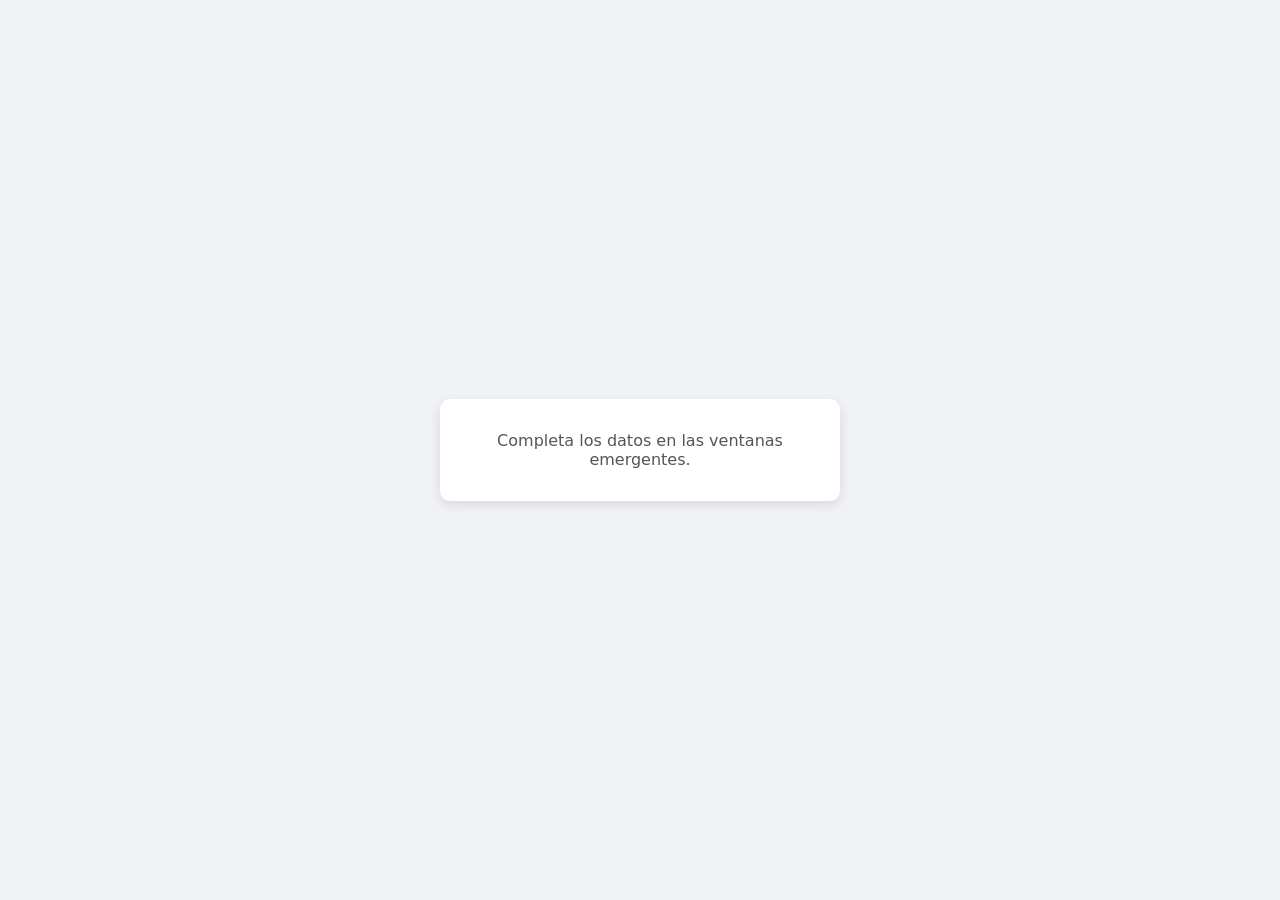
<file: desafio-1/index.html>
<!DOCTYPE html>
<html lang="es">
<head>
    <meta charset="UTF-8">
    <meta name="viewport" content="width=device-width, initial-scale=1.0">
    <title>Desafio 1</title>
    <link rel="stylesheet" href="styles.css">
</head>
<body>

    <main class="card">
        <p>Completa los datos en las ventanas emergentes.</p>
    </main> 

    <script src="script.js"></script>
</body>
</html>
</file>
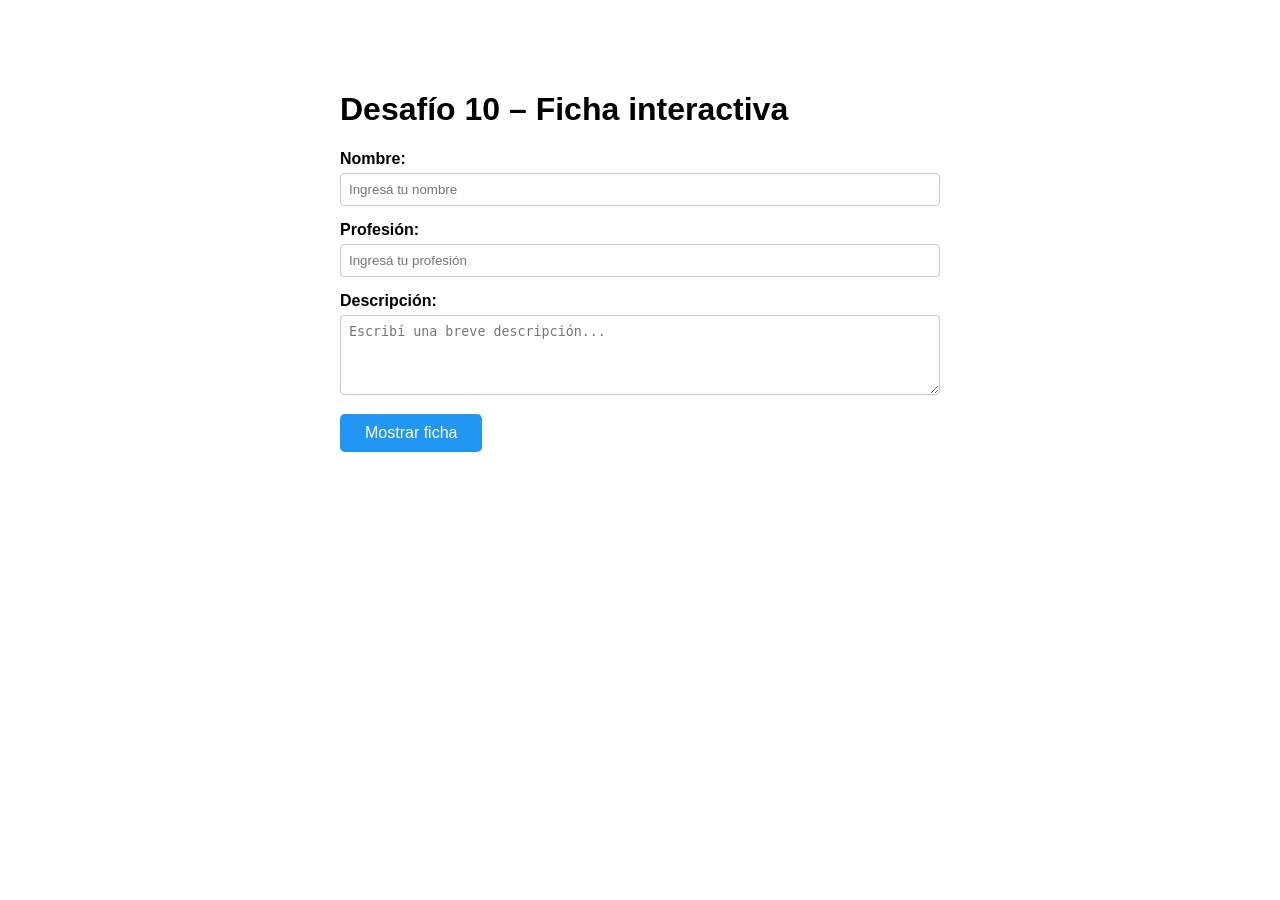
<file: desafio-10/index.html>
<!DOCTYPE html>
<html lang="es">
<head>
    <meta charset="UTF-8">
    <meta name="viewport" content="width=device-width, initial-scale=1.0">
    <title>Desafío 10 – Ficha interactiva</title>
    <link rel="stylesheet" href="estilos.css">
</head>
<body>
    <h1>Desafío 10 – Ficha interactiva</h1>

    <div class="formulario">
        <label for="nombre">Nombre:</label>
        <input type="text" id="nombre" placeholder="Ingresá tu nombre">

        <label for="profesion">Profesión:</label>
        <input type="text" id="profesion" placeholder="Ingresá tu profesión">

        <label for="descripcion">Descripción:</label>
        <textarea id="descripcion" placeholder="Escribí una breve descripción..."></textarea>

        <button onclick="mostrarFicha()">Mostrar ficha</button>
    </div>

    <div id="ficha" class="ficha"></div>

    <script src="script.js"></script>
</body>
</html>
</file>
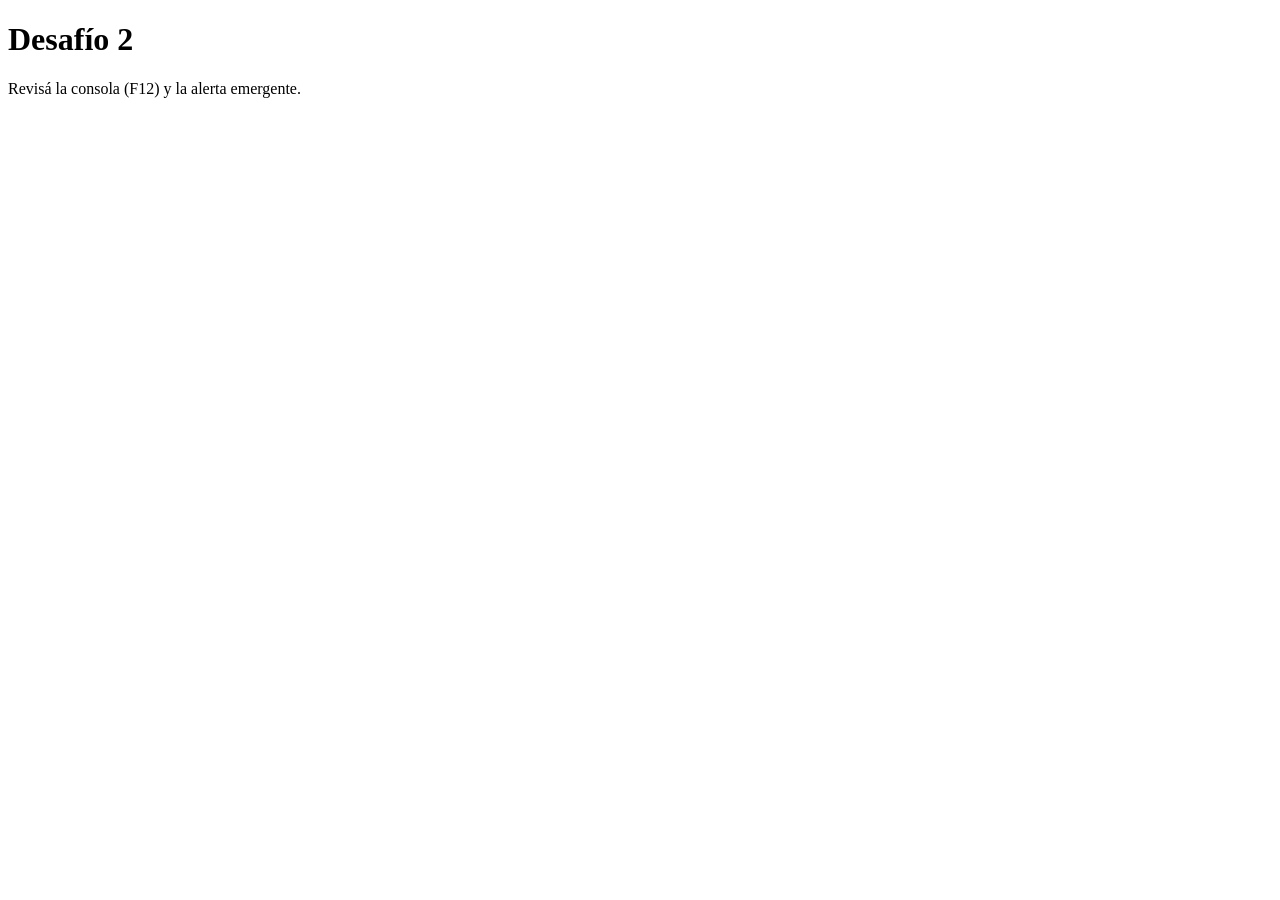
<file: desafio-2/index.html>
<!DOCTYPE html>
<html lang="es">
<head>
    <meta charset="UTF-8">
    <meta name="viewport" content="width=device-width, initial-scale=1.0">
    <title>Desafío 2</title>
</head>
<body>

    <main>
        <h1>Desafío 2</h1>
        <p>Revisá la consola (F12) y la alerta emergente.</p>
    </main>

    <script src="script.js"></script>
</body>
</html>
</file>
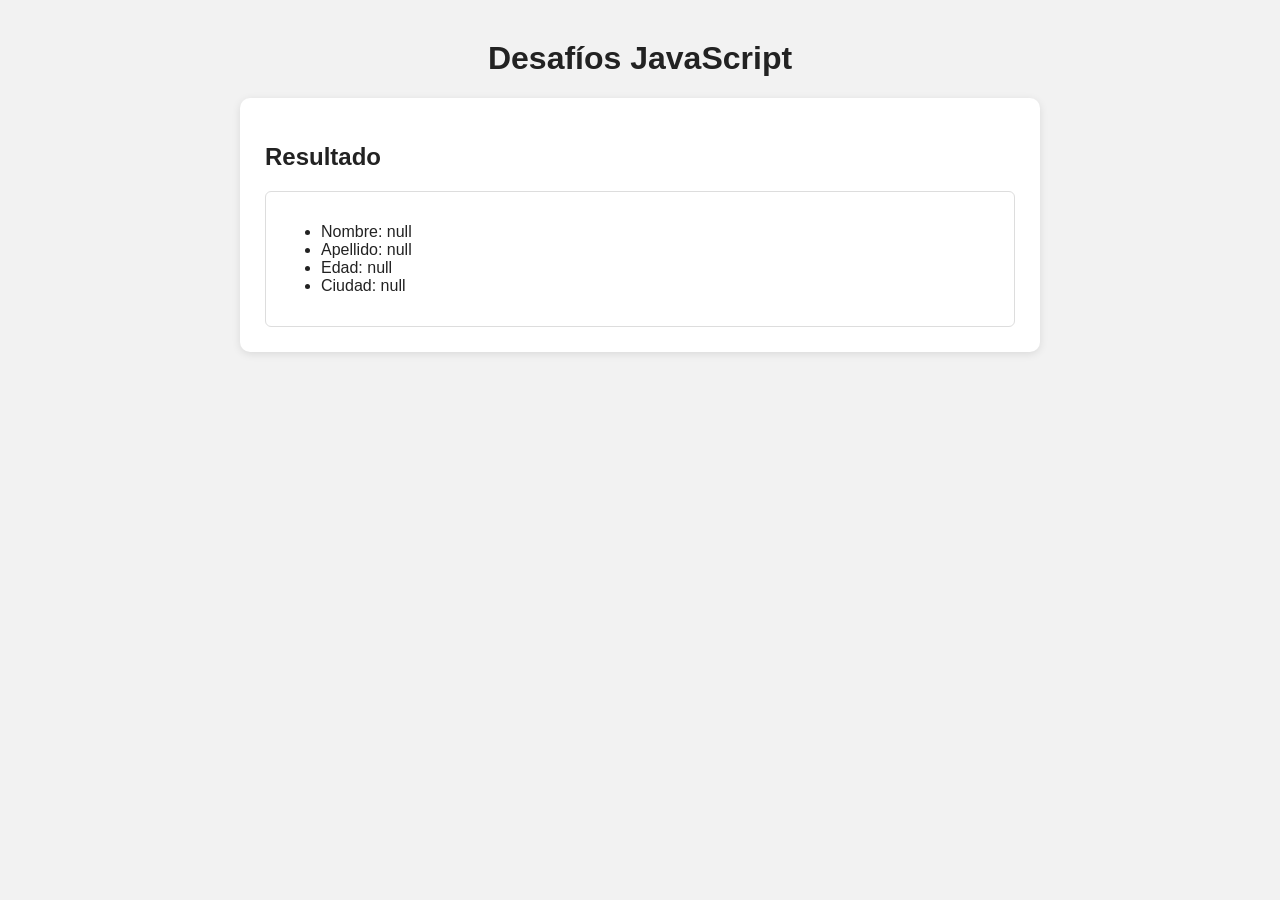
<file: desafio-3/index.html>
<!DOCTYPE html>
<html lang="es">
<head>
    <meta charset="UTF-8">
    <meta name="viewport" content="width=device-width, initial-scale=1.0">

    <title>Desafíos JavaScript</title>

    <link rel="stylesheet" href="estilos.css">
</head>

<body>

    <main class="contenedor">

        <h1>Desafíos JavaScript</h1>

        <section class="tarjeta">
            <h2>Resultado</h2>

            <div id="resultado">
                
            </div>
        </section>

    </main>

    <script src="script.js"></script>
</body>
</html>
</file>
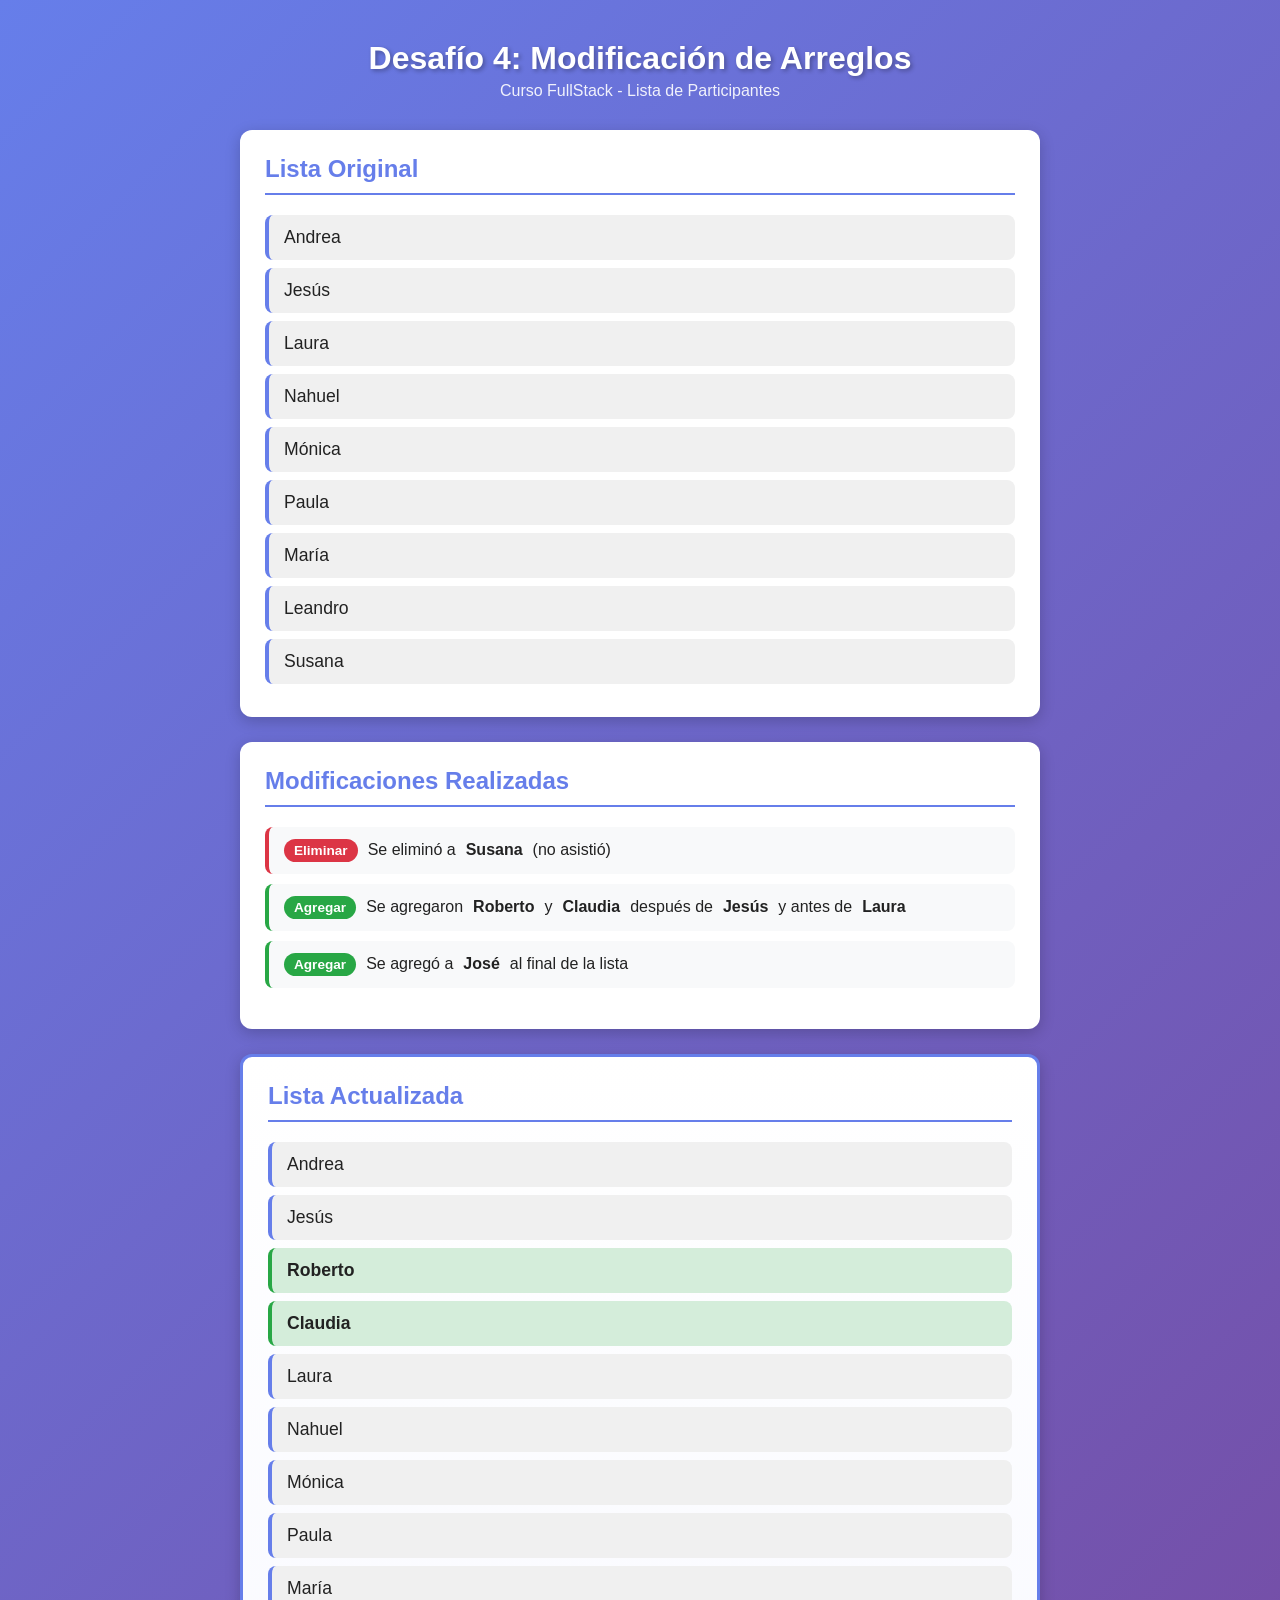
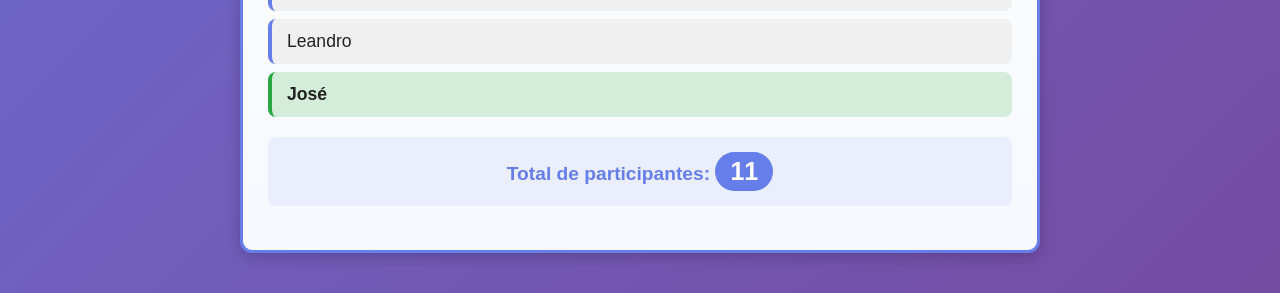
<file: desafio-4/index.html>
<!DOCTYPE html>
<html lang="es">
<head>
    <meta charset="UTF-8">
    <meta name="viewport" content="width=device-width, initial-scale=1.0">

    <title>Desafío 4 - Modificación de Arreglos</title>

    <link rel="stylesheet" href="estilos.css">
</head>
<body>

    <main class="contenedor">

        <h1>Desafío 4: Modificación de Arreglos</h1>
        <p class="subtitulo">Curso FullStack - Lista de Participantes</p>

        <section class="tarjeta">
            <h2>Lista Original</h2>
            <ul id="lista-original" class="lista"></ul>
        </section>

        <section class="tarjeta">
            <h2>Modificaciones Realizadas</h2>
            <ul class="pasos">
                <li class="paso eliminar">
                    <span class="badge">Eliminar</span>
                    Se eliminó a <strong>Susana</strong> (no asistió)
                </li>
                <li class="paso agregar">
                    <span class="badge">Agregar</span>
                    Se agregaron <strong>Roberto</strong> y <strong>Claudia</strong> después de <strong>Jesús</strong> y antes de <strong>Laura</strong>
                </li>
                <li class="paso agregar">
                    <span class="badge">Agregar</span>
                    Se agregó a <strong>José</strong> al final de la lista
                </li>
            </ul>
        </section>

        <section class="tarjeta destacada">
            <h2>Lista Actualizada</h2>
            <ul id="lista-actualizada" class="lista"></ul>
            <p class="contador">Total de participantes: <span id="total">0</span></p>
        </section>

    </main>

    <script src="script.js"></script>
</body>
</html>
</file>
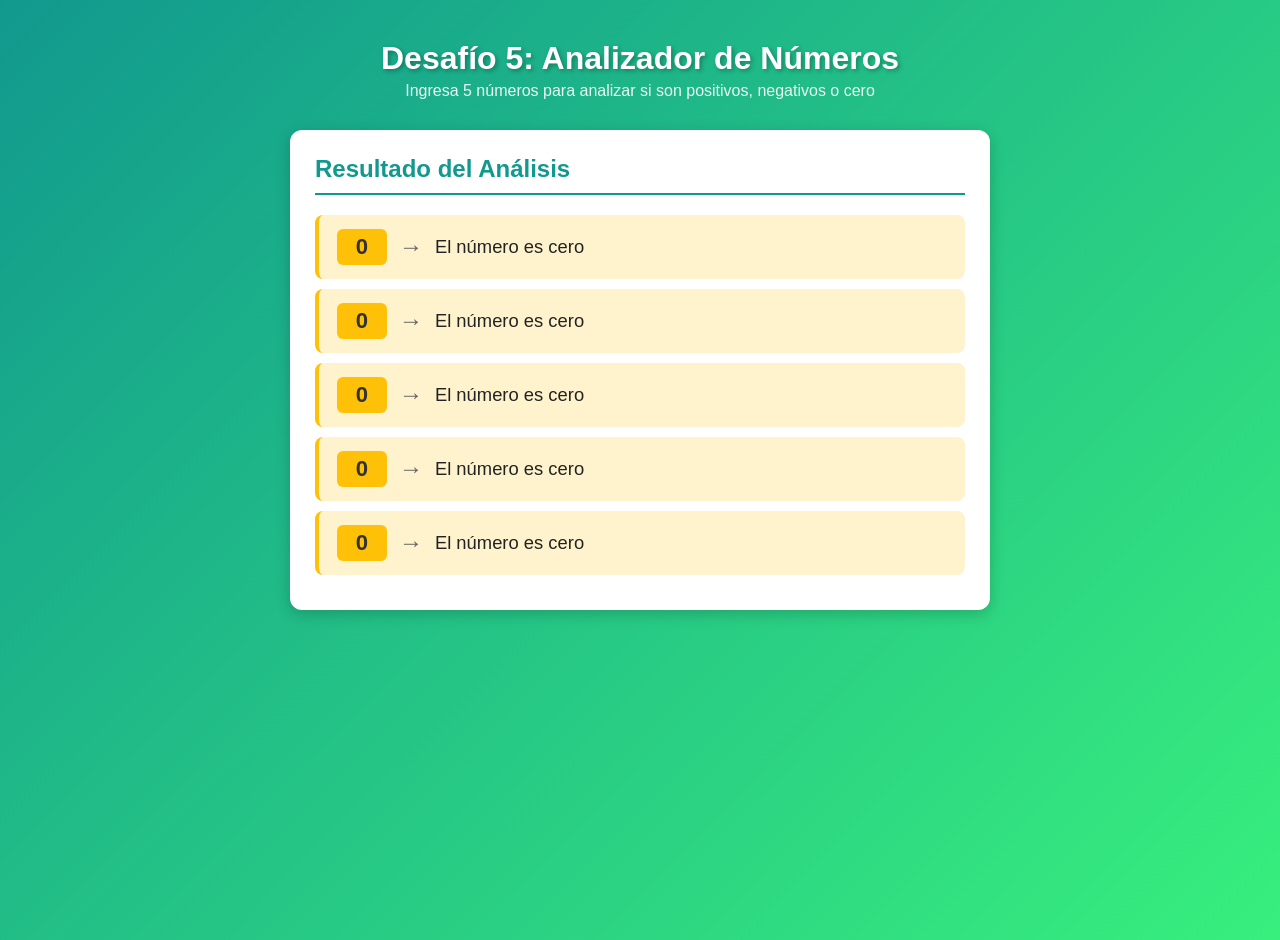
<file: desafio-5/index.html>
<!DOCTYPE html>
<html lang="es">
<head>
    <meta charset="UTF-8">
    <meta name="viewport" content="width=device-width, initial-scale=1.0">

    <title>Desafío 5 - Analizador de Números</title>

    <link rel="stylesheet" href="estilos.css">
</head>
<body>

    <main class="contenedor">

        <h1>Desafío 5: Analizador de Números</h1>
        <p class="subtitulo">Ingresa 5 números para analizar si son positivos, negativos o cero</p>

        <section class="tarjeta">
            <h2>Resultado del Análisis</h2>
            <ul id="resultado" class="lista"></ul>
        </section>

    </main>

    <script src="script.js"></script>
</body>
</html>
</file>
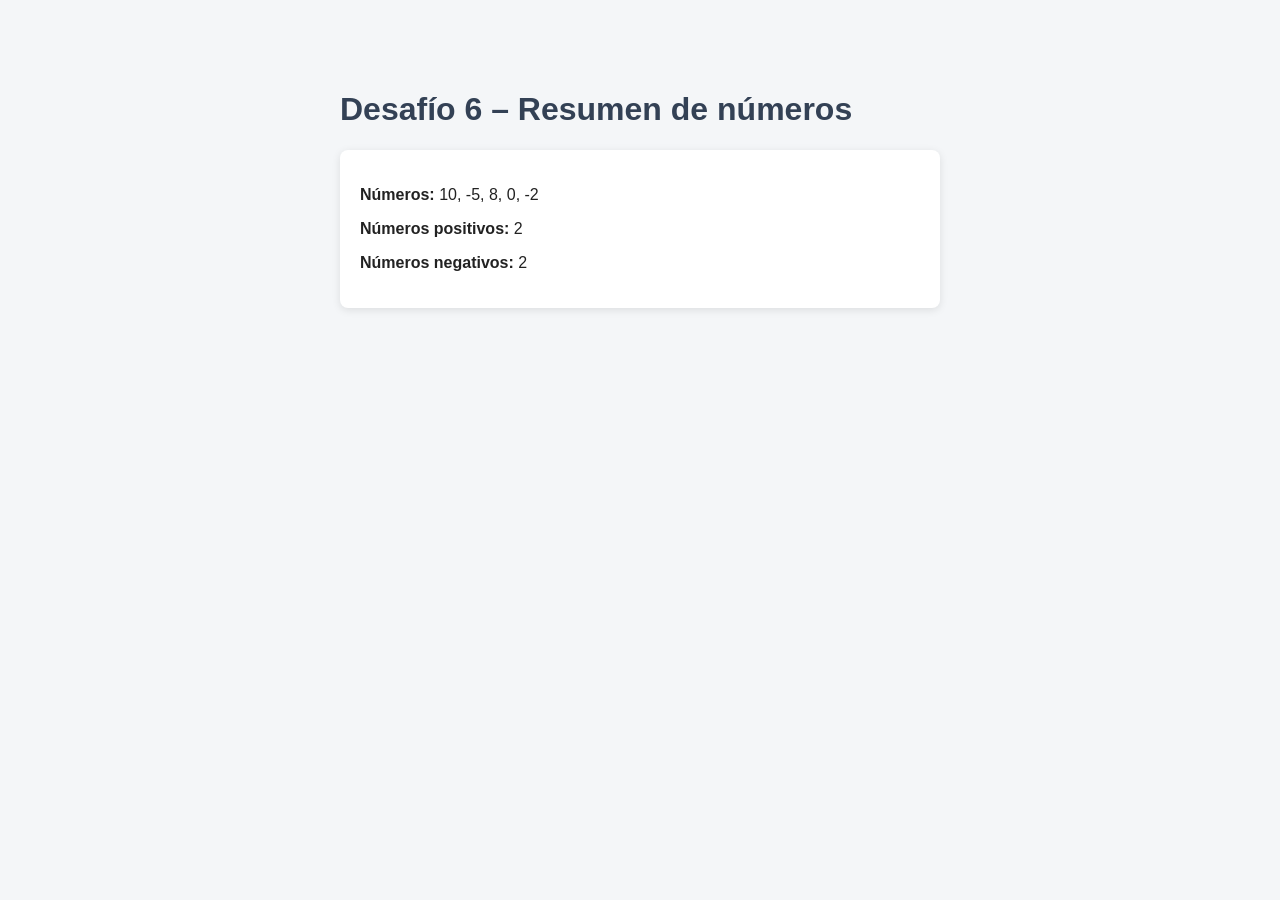
<file: desafio-6/index.html>
<!DOCTYPE html>
<html lang="es">
<head>
    <meta charset="UTF-8">
    <meta name="viewport" content="width=device-width, initial-scale=1.0">
    <title>Desafío 6 – Resumen de números</title>
    <link rel="stylesheet" href="estilos.css">
</head>
<body>
    <h1>Desafío 6 – Resumen de números</h1>
    <div id="resultado"></div>

    <script src="script.js"></script>
</body>
</html>
</file>
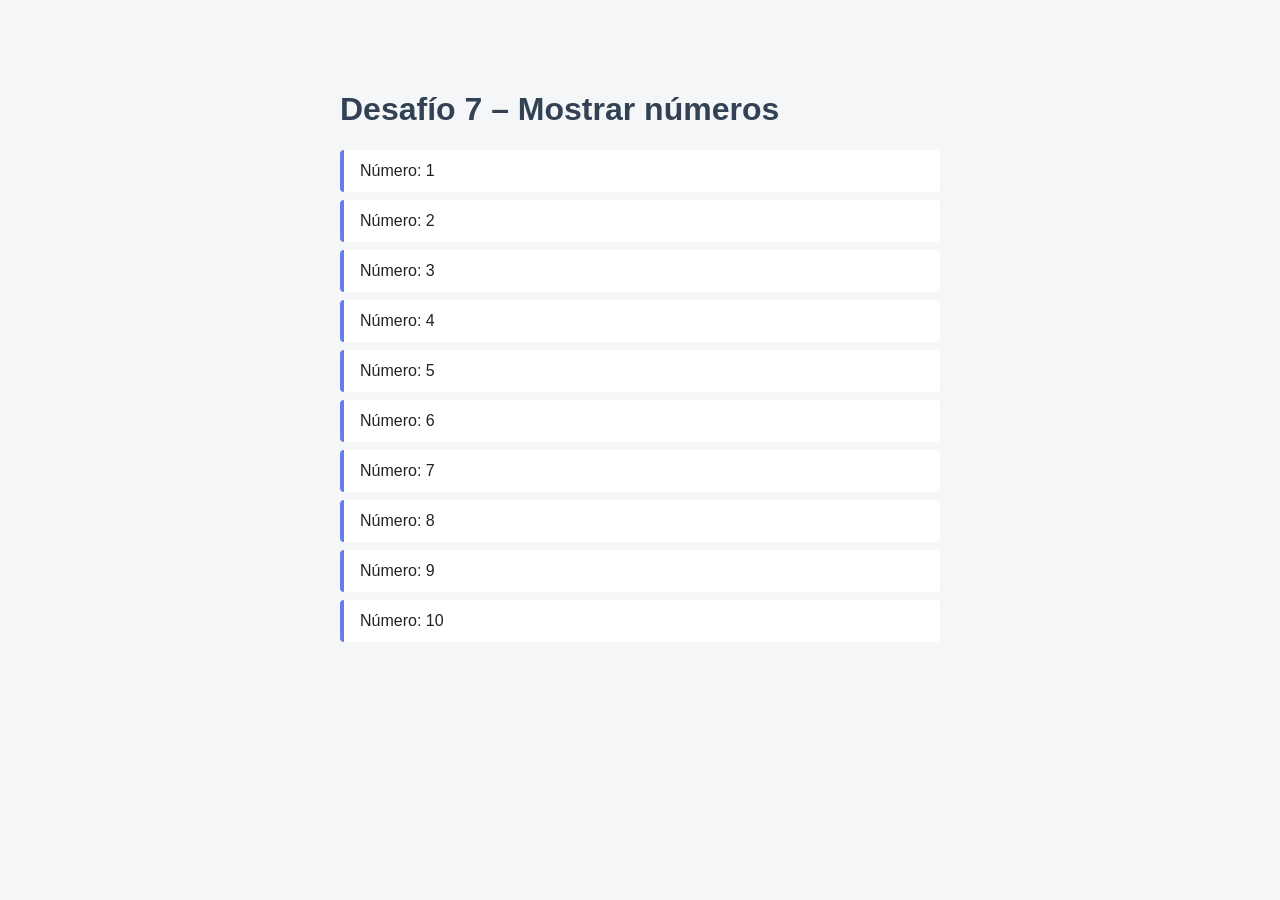
<file: desafio-7/index.html>
<!DOCTYPE html>
<html lang="es">
<head>
    <meta charset="UTF-8">
    <meta name="viewport" content="width=device-width, initial-scale=1.0">
    <title>Desafío 7 – Mostrar números</title>
    <link rel="stylesheet" href="estilos.css">
</head>
<body>
    <h1>Desafío 7 – Mostrar números</h1>
    <div id="resultado"></div>

    <script src="script.js"></script>
</body>
</html>
</file>
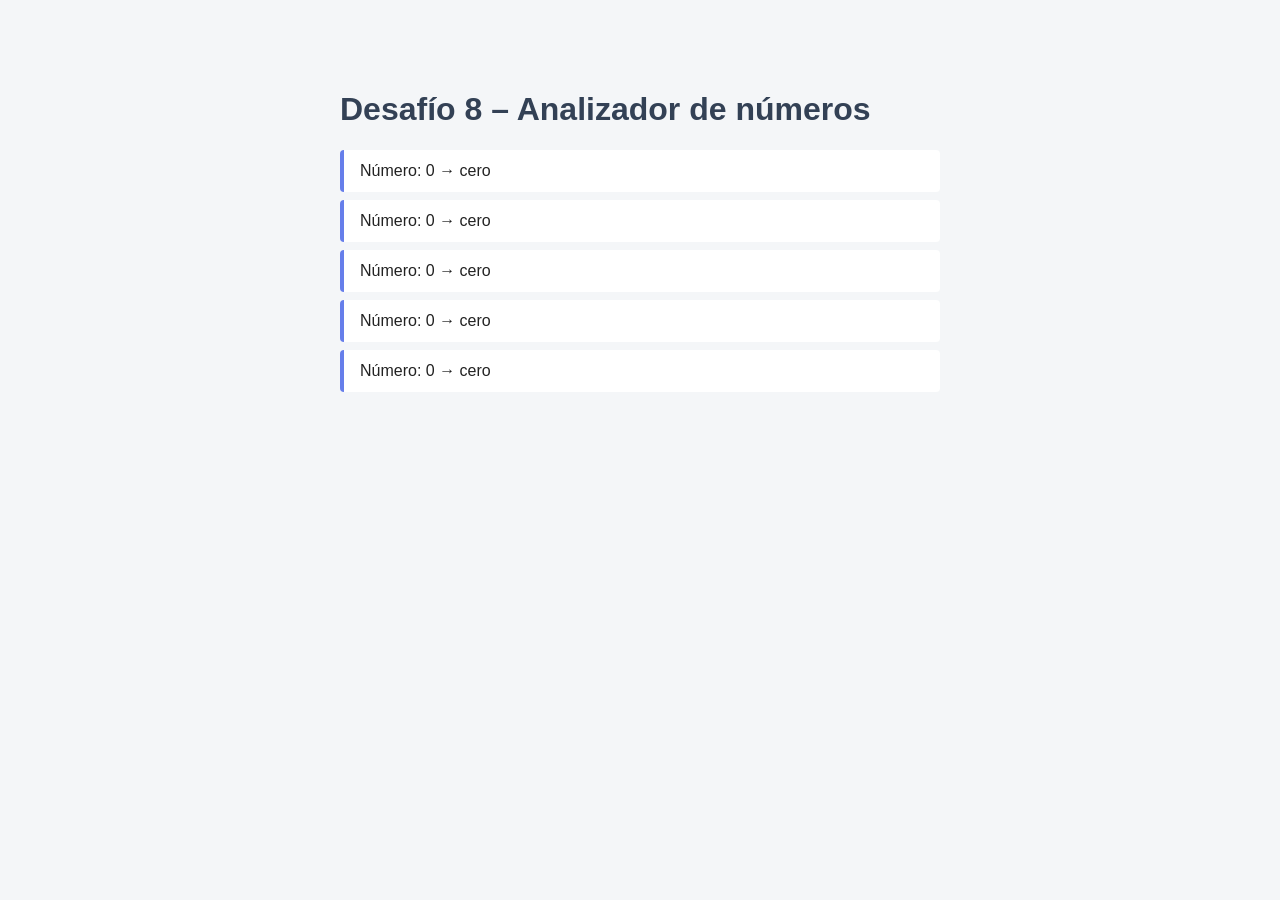
<file: desafio-8/index.html>
<!DOCTYPE html>
<html lang="es">
<head>
    <meta charset="UTF-8">
    <meta name="viewport" content="width=device-width, initial-scale=1.0">
    <title>Desafío 8 – Analizador de números</title>
    <link rel="stylesheet" href="estilos.css">
</head>
<body>
    <h1>Desafío 8 – Analizador de números</h1>
    <div id="resultado"></div>

    <script src="script.js"></script>
</body>
</html>
</file>
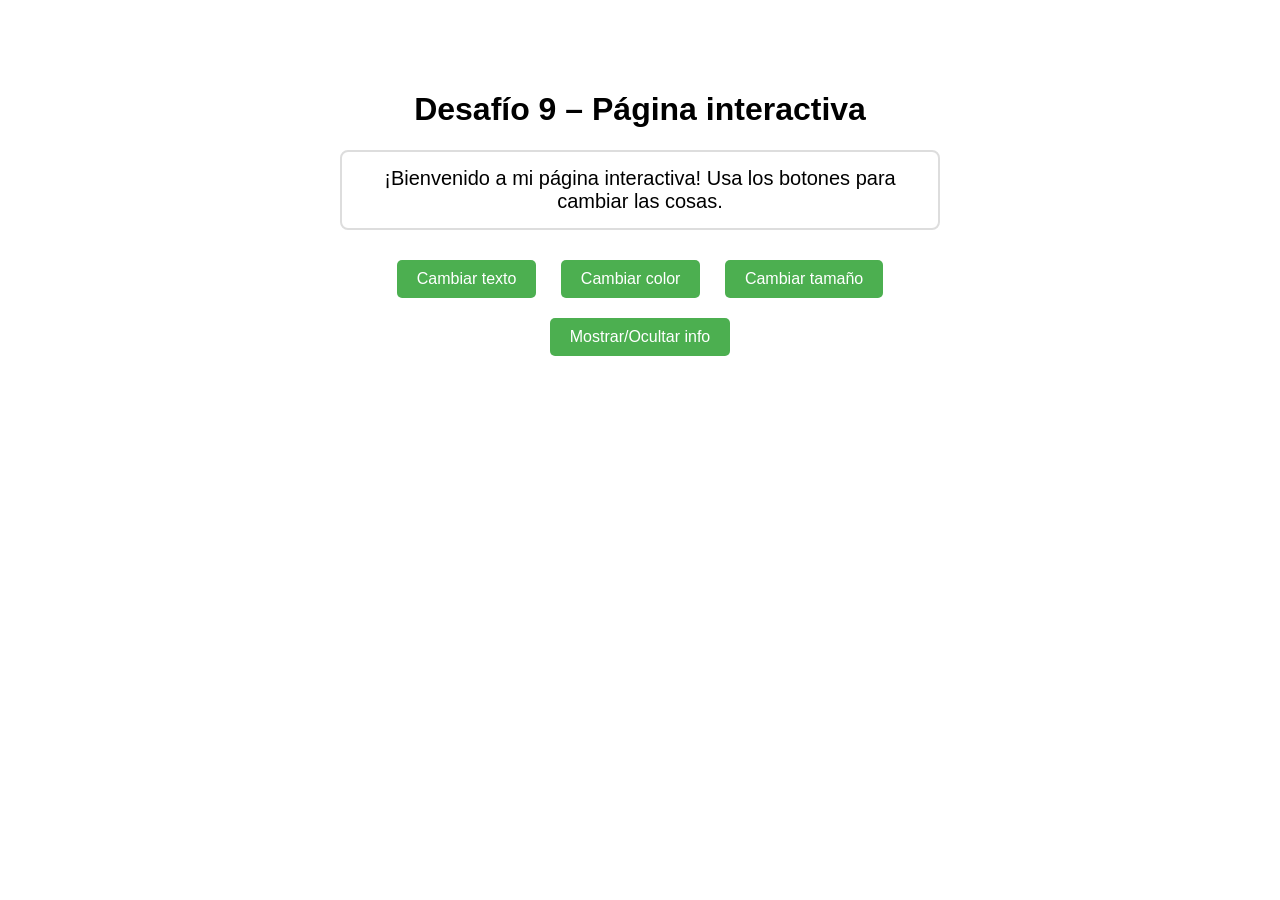
<file: desafio-9/index.html>
<!DOCTYPE html>
<html lang="es">
<head>
    <meta charset="UTF-8">
    <meta name="viewport" content="width=device-width, initial-scale=1.0">
    <title>Desafío 9 – Página interactiva</title>
    <link rel="stylesheet" href="estilos.css">
</head>
<body>
    <h1>Desafío 9 – Página interactiva</h1>

    <p id="mensaje">¡Bienvenido a mi página interactiva! Usa los botones para cambiar las cosas.</p>

    <div>
        <button onclick="cambiarTexto()">Cambiar texto</button>
        <button onclick="cambiarColor()">Cambiar color</button>
        <button onclick="cambiarTamano()">Cambiar tamaño</button>
        <button onclick="alternarInfo()">Mostrar/Ocultar info</button>
    </div>

    <div id="infoExtra">
        <p>¡Información secreta revelada! 🎉</p>
        <p>Esta página fue creada para practicar la manipulación de elementos HTML con JavaScript.</p>
    </div>

    <script src="script.js"></script>
</body>
</html>
</file>
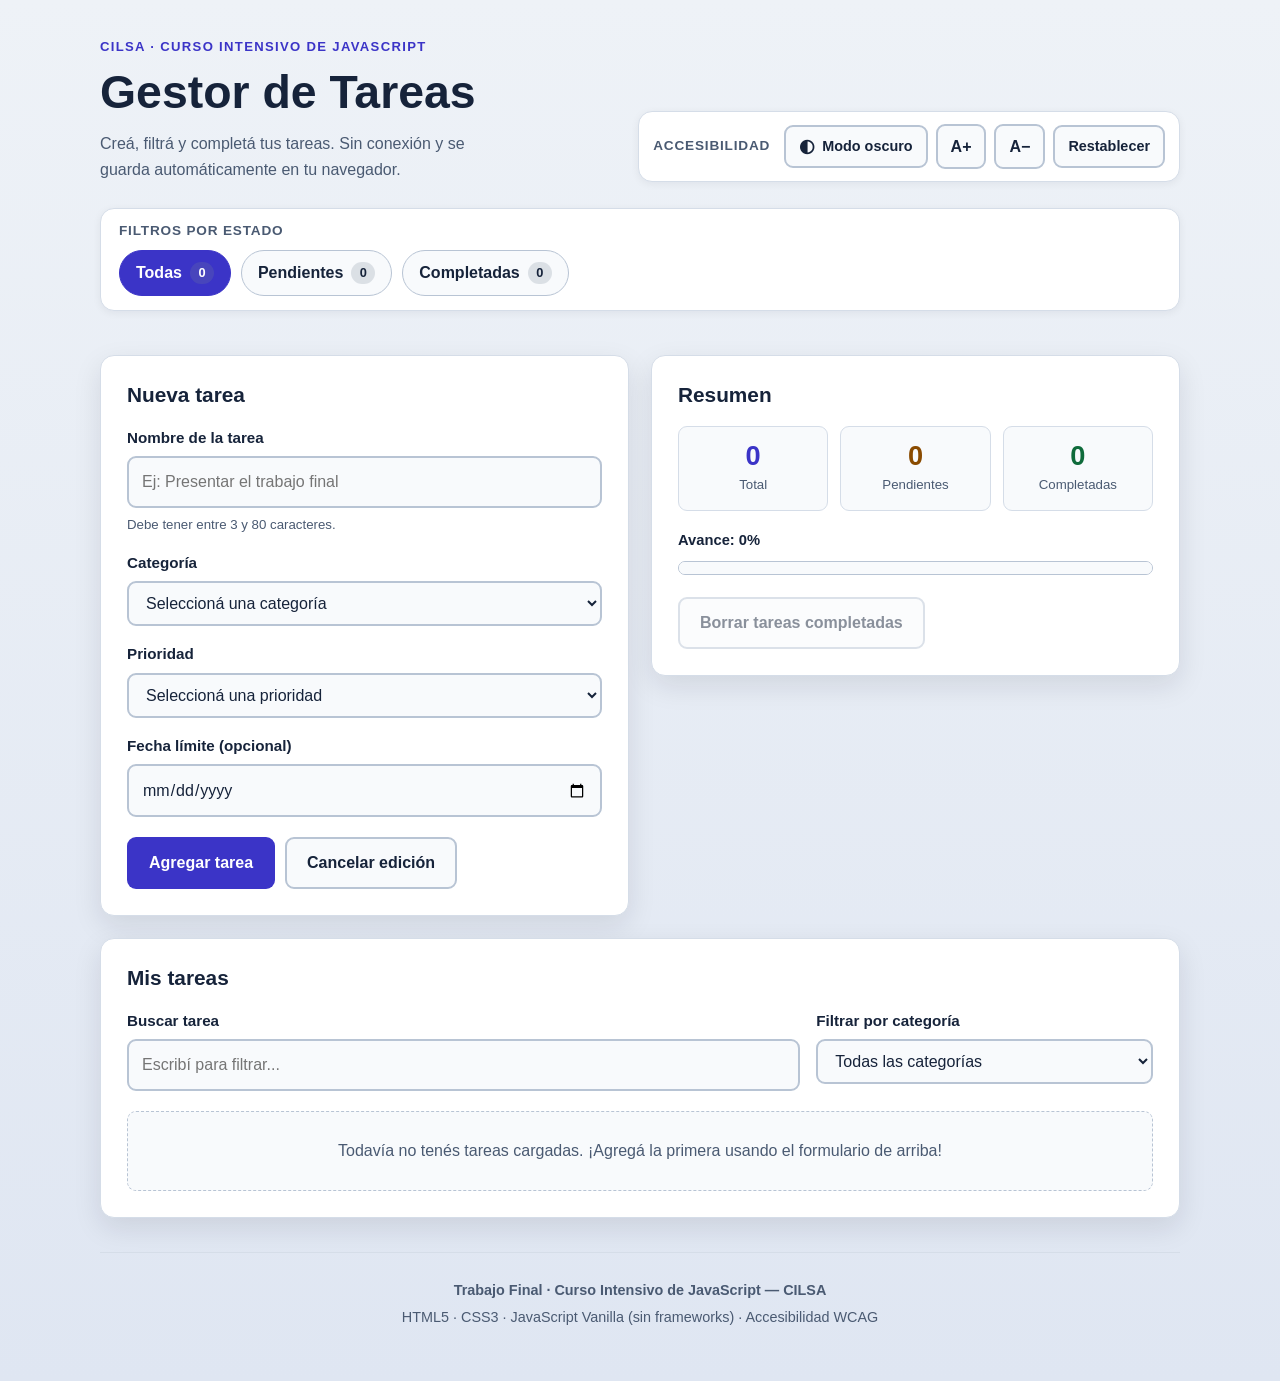
<file: trabajo-practico-final/index.html>
<!DOCTYPE html>
<html lang="es">
<head>
    <meta charset="UTF-8">
    <meta name="viewport" content="width=device-width, initial-scale=1.0">
    <meta name="description" content="Trabajo Final del Curso Intensivo de JavaScript de CILSA: gestor de tareas accesible, responsive y con persistencia en el navegador.">
    <meta name="author" content="Curso Intensivo de JavaScript - CILSA">
    <title>TP Final CILSA · Gestor de Tareas</title>

    <!-- Hoja de estilos -->
    <link rel="stylesheet" href="styles.css">

    <!-- Script con "defer": se ejecuta cuando el HTML ya estáparseado (buena práctica) -->
    <script src="script.js" defer></script>
</head>

<body>
    <!-- =================================================================
            MEJORA DE ACCESIBILIDAD #1: Enlace de salto.
            Permite a las personas que navegan con lector de pantalla o teclado
            saltar el contenido repetido y llegar directo al <main>.
            ================================================================= -->
    <a class="saltar-contenido" href="#contenido-principal">Saltar al contenido principal</a>

    <!-- ====================== HEADER ====================== -->
    <header class="encabezado">
        <div class="encabezado__marca">
            <p class="etiqueta">CILSA · Curso Intensivo de JavaScript</p>
            <h1>Gestor de Tareas</h1>
            <p class="encabezado__descripcion">
                Creá, filtrá y completá tus tareas.
                Sin conexión y se guarda automáticamente en tu navegador.
            </p>
        </div>

        <!--
            MEJORA DE ACCESIBILIDAD #1: Barra de herramientas de accesibilidad.
            - Botón de modo de alto contraste / oscuro (aria-pressed).
            - Botones A+ / A- para cambiar dinámicamente el tamaño de la letra.
        -->
        <div class="barra-accesibilidad" role="group" aria-labelledby="titulo-accesibilidad">
            <h2 class="barra-accesibilidad__titulo" id="titulo-accesibilidad">Accesibilidad</h2>

            <button type="button" id="btn-tema" class="boton boton--herramienta" aria-pressed="false"
                    aria-label="Activar modo oscuro de alto contraste">
                <span class="boton__icono" aria-hidden="true">◐</span>
                <span id="texto-btn-tema">Modo oscuro</span>
            </button>

            <button type="button" id="btn-texto-mas" class="boton boton--herramienta boton--letra"
                    aria-label="Aumentar el tamaño del texto">
                A+
            </button>

            <button type="button" id="btn-texto-menos" class="boton boton--herramienta boton--letra"
                    aria-label="Reducir el tamaño del texto">
                A−
            </button>

            <button type="button" id="btn-texto-reset" class="boton boton--herramienta"
                    aria-label="Restablecer el contraste y el tamaño de letra originales">
                Restablecer
            </button>
        </div>
    </header>

    <!-- ====================== NAVEGACIÓN / FILTROS ====================== -->
    <nav class="navegacion" aria-label="Filtrar las tareas por estado">
        <h2 class="navegacion__titulo" id="titulo-navegacion">Filtros por estado</h2>
        <ul class="navegacion__lista">
            <li>
                <button type="button" class="filtro" data-filtro="todas" aria-pressed="true">
                    Todas <span class="filtro__conteo" id="conteo-todas">0</span>
                </button>
            </li>
            <li>
                <button type="button" class="filtro" data-filtro="pendientes" aria-pressed="false">
                    Pendientes <span class="filtro__conteo" id="conteo-pendientes">0</span>
                </button>
            </li>
            <li>
                <button type="button" class="filtro" data-filtro="completadas" aria-pressed="false">
                    Completadas <span class="filtro__conteo" id="conteo-completadas">0</span>
                </button>
            </li>
        </ul>
    </nav>

    <!-- ====================== CONTENIDO PRINCIPAL ====================== -->
    <main id="contenido-principal" class="contenedor">

        <!--
            MEJORA DE ACCESIBILIDAD #3: Región "live".
            aria-live="polite" + role="status" anuncian los mensajes de
            error y de confirmación sin interrumpir la lectura en curso.
        -->
        <p id="mensaje-estado" class="mensaje" role="status" aria-live="polite" aria-atomic="true"></p>

        <!-- ---------- Panel 1: Formulario ---------- -->
        <section class="panel" aria-labelledby="titulo-formulario">
            <h2 id="titulo-formulario">Nueva tarea</h2>

            <!-- novalidate: la validación la hacemos en JavaScript con mensajes propios -->
            <form id="formulario-tarea" novalidate>
                <div class="campo">
                    <label for="tarea-nombre">Nombre de la tarea</label>
                    <input type="text" id="tarea-nombre" name="nombre" maxlength="80"
                            placeholder="Ej: Presentar el trabajo final"
                            autocomplete="off"
                            aria-describedby="ayuda-nombre error-nombre">
                    <p class="ayuda" id="ayuda-nombre">Debe tener entre 3 y 80 caracteres.</p>
                    <p class="error-campo" id="error-nombre"></p>
                </div>

                <div class="campo">
                    <label for="tarea-categoria">Categoría</label>
                    <select id="tarea-categoria" name="categoria" aria-describedby="error-categoria">
                        <option value="">Seleccioná una categoría</option>
                        <option value="trabajo">Trabajo</option>
                        <option value="estudio">Estudio</option>
                        <option value="personal">Personal</option>
                        <option value="hogar">Hogar</option>
                        <option value="salud">Salud</option>
                        <option value="otro">Otro</option>
                    </select>
                    <p class="error-campo" id="error-categoria"></p>
                </div>

                <div class="campo">
                    <label for="tarea-prioridad">Prioridad</label>
                    <select id="tarea-prioridad" name="prioridad" aria-describedby="error-prioridad">
                        <option value="">Seleccioná una prioridad</option>
                        <option value="alta">Alta</option>
                        <option value="media">Media</option>
                        <option value="baja">Baja</option>
                    </select>
                    <p class="error-campo" id="error-prioridad"></p>
                </div>

                <div class="campo">
                    <label for="tarea-fecha">Fecha límite (opcional)</label>
                    <input type="date" id="tarea-fecha" name="fecha" aria-describedby="error-fecha">
                    <p class="error-campo" id="error-fecha"></p>
                </div>

                <div class="acciones-formulario">
                    <button type="submit" id="btn-guardar" class="boton boton--principal">Agregar tarea</button>
                    <button type="button" id="btn-cancelar" class="boton boton--secundario" hidden>
                        Cancelar edición
                    </button>
                </div>
            </form>
        </section>

        <!-- ---------- Panel 2: Resumen y contadores ---------- -->
        <section class="panel" aria-labelledby="titulo-resumen">
            <h2 id="titulo-resumen">Resumen</h2>

            <ul class="contadores">
                <li class="contador">
                    <span class="contador__valor" id="contador-total">0</span>
                    <span class="contador__etiqueta">Total</span>
                </li>
                <li class="contador contador--pendientes">
                    <span class="contador__valor" id="contador-pendientes">0</span>
                    <span class="contador__etiqueta">Pendientes</span>
                </li>
                <li class="contador contador--completadas">
                    <span class="contador__valor" id="contador-completadas">0</span>
                    <span class="contador__etiqueta">Completadas</span>
                </li>
            </ul>

            <p class="progreso" id="etiqueta-progreso">
                Avance: <span id="porcentaje-avance">0%</span>
            </p>
            <progress id="progreso" value="0" max="100" aria-labelledby="etiqueta-progreso">0%</progress>

            <button type="button" id="btn-limpiar-completadas" class="boton boton--secundario">
                Borrar tareas completadas
            </button>
        </section>

        <!-- ---------- Panel 3: Lista de tareas ---------- -->
        <section class="panel panel--lista" aria-labelledby="titulo-lista">
            <h2 id="titulo-lista" tabindex="-1">Mis tareas</h2>

            <div class="controles-lista">
                <div class="campo campo--compacto">
                    <label for="busqueda">Buscar tarea</label>
                    <input type="search" id="busqueda" placeholder="Escribí para filtrar..." autocomplete="off">
                </div>

                <div class="campo campo--compacto">
                    <label for="filtro-categoria">Filtrar por categoría</label>
                    <select id="filtro-categoria">
                        <option value="">Todas las categorías</option>
                        <option value="trabajo">Trabajo</option>
                        <option value="estudio">Estudio</option>
                        <option value="personal">Personal</option>
                        <option value="hogar">Hogar</option>
                        <option value="salud">Salud</option>
                        <option value="otro">Otro</option>
                    </select>
                </div>
            </div>

            <!-- La lista se completa dinámicamente desde script.js -->
            <ul id="lista-tareas" class="lista-tareas"></ul>

            <p id="lista-vacia" class="lista-vacia" hidden></p>
        </section>
    </main>
    <!-- ====================== FOOTER ====================== -->
    <footer class="pie">
        <p><strong>Trabajo Final · Curso Intensivo de JavaScript — CILSA</strong></p>
        <p>HTML5 · CSS3 · JavaScript Vanilla (sin frameworks) · Accesibilidad WCAG</p>
    </footer>

    <noscript>
        <p class="mensaje mensaje--error">
            Necesitás habilitar JavaScript en tu navegador para usar el gestor de tareas.
        </p>
    </noscript>
</body>
</html>
</file>
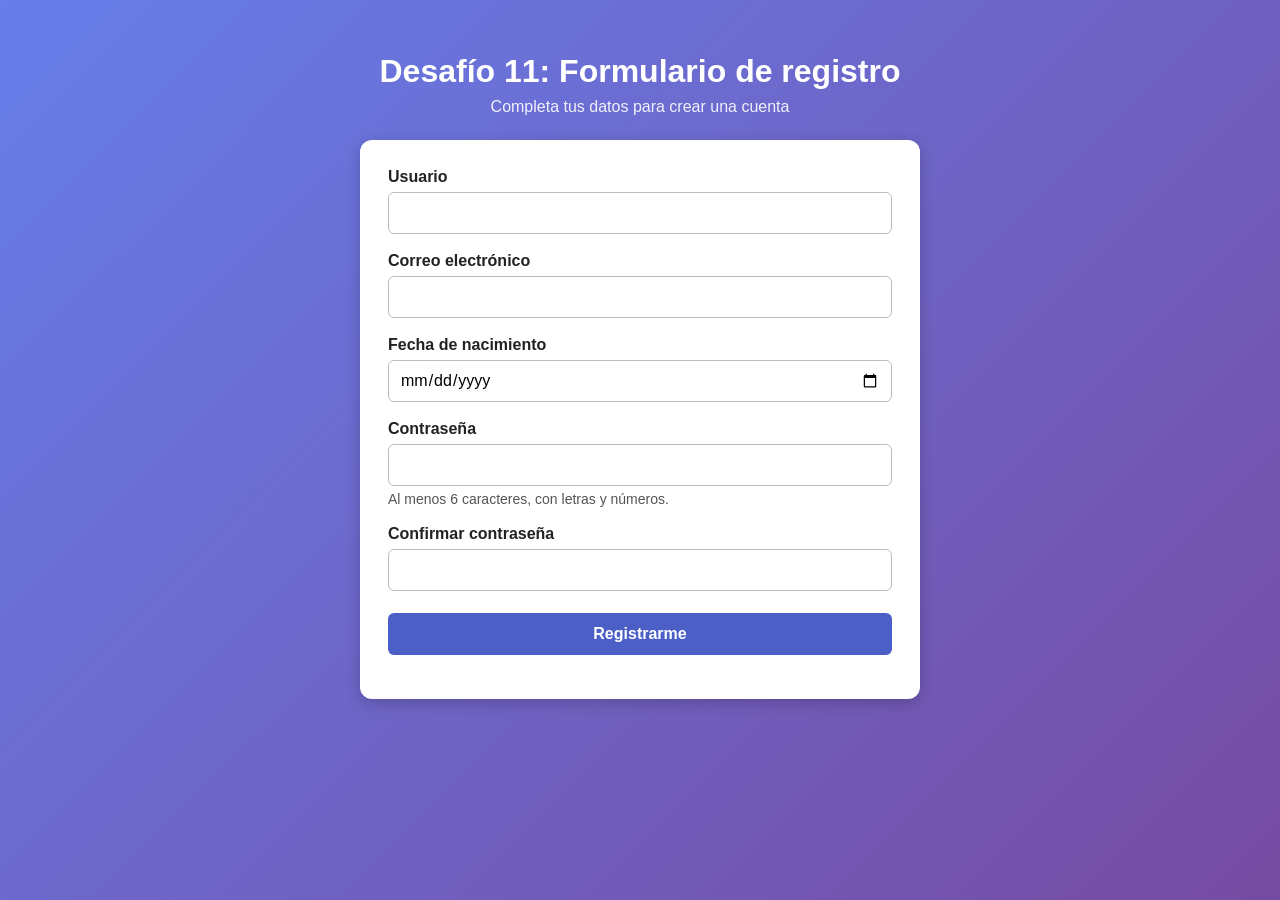
<file: desafio-11/formulario.html>
<!DOCTYPE html>
<html lang="es">
<head>
    <meta charset="UTF-8">
    <meta name="viewport" content="width=device-width, initial-scale=1.0">
    <title>Desafío 11 – Formulario de registro</title>
    <link rel="stylesheet" href="estilos.css">
</head>
<body>
    <main class="contenedor">
        <h1>Desafío 11: Formulario de registro</h1>
        <p class="subtitulo">Completa tus datos para crear una cuenta</p>

        <form id="formulario-registro" class="tarjeta" novalidate>
            <div class="campo">
                <label for="usuario">Usuario</label>
                <input
                    type="text"
                    id="usuario"
                    name="usuario"
                    autocomplete="username"
                    aria-describedby="error-usuario"
                    required
                >
                <small class="error" id="error-usuario"></small>
            </div>

            <div class="campo">
                <label for="correo">Correo electrónico</label>
                <input
                    type="email"
                    id="correo"
                    name="correo"
                    autocomplete="email"
                    aria-describedby="error-correo"
                    required
                >
                <small class="error" id="error-correo"></small>
            </div>

            <div class="campo">
                <label for="fecha-nacimiento">Fecha de nacimiento</label>
                <input
                    type="date"
                    id="fecha-nacimiento"
                    name="fecha-nacimiento"
                    autocomplete="bday"
                    aria-describedby="error-fecha-nacimiento"
                    required
                >
                <small class="error" id="error-fecha-nacimiento"></small>
            </div>

            <div class="campo">
                <label for="contrasena">Contraseña</label>
                <input
                    type="password"
                    id="contrasena"
                    name="contrasena"
                    autocomplete="new-password"
                    aria-describedby="error-contrasena"
                    required
                >
                <small class="ayuda">Al menos 6 caracteres, con letras y números.</small>
                <small class="error" id="error-contrasena"></small>
            </div>

            <div class="campo">
                <label for="confirmar-contrasena">Confirmar contraseña</label>
                <input
                    type="password"
                    id="confirmar-contrasena"
                    name="confirmar-contrasena"
                    autocomplete="new-password"
                    aria-describedby="error-confirmar-contrasena"
                    required
                >
                <small class="error" id="error-confirmar-contrasena"></small>
            </div>

            <button type="submit">Registrarme</button>
            <p id="resultado" class="resultado" role="status" aria-live="polite"></p>
        </form>
    </main>

    <script src="script.js"></script>
</body>
</html>
</file>
<file: desafio-1/styles.css>
* {
box-sizing: border-box;
    margin: 0;
    padding: 0;
    font-family: system-ui, -apple-system, BlinkMacSystemFont, 'Segoe UI', Roboto, sans-serif;
}

body {
    min-height: 100vh;
    display: flex;
    justify-content: center;
    align-items: center;
    background-color: #f0f2f5;
}

.card {
    background-color: #ffffff;
    padding: 2rem;
    border-radius: 10px;
    box-shadow: 0 4px 12px rgba(0, 0, 0, 0.1);
    text-align: center;
    max-width: 400px;
    width: 90%;
}

h1 {
    color: #1a1a1a;
    font-size: 1.5rem;
    margin-bottom: 0.75rem;
}

p {
    color: #555555;
    font-size: 1rem;
}
</file>
<file: desafio-10/estilos.css>
body {
    font-family: Arial, sans-serif;
    max-width: 600px;
    margin: 50px auto;
    padding: 20px;
}

.formulario {
    margin-bottom: 30px;
}

label {
    display: block;
    margin-top: 15px;
    font-weight: bold;
}

input, textarea {
    width: 100%;
    padding: 8px;
    margin-top: 5px;
    border: 1px solid #ccc;
    border-radius: 4px;
    box-sizing: border-box;
}

textarea {
    height: 80px;
    resize: vertical;
}

button {
    margin-top: 15px;
    padding: 10px 25px;
    font-size: 16px;
    background-color: #2196F3;
    color: white;
    border: none;
    border-radius: 5px;
    cursor: pointer;
}

button:hover {
    background-color: #1976D2;
}

.ficha {
    display: none;
    margin-top: 30px;
    padding: 25px;
    border-radius: 10px;
    background-color: #e3f2fd;
    border: 2px solid #2196F3;
}

.ficha h2 {
    margin-top: 0;
    color: #1565C0;
}

.ficha .profesion {
    color: #424242;
    font-style: italic;
    margin-bottom: 15px;
}

.ficha .descripcion {
    color: #333;
    line-height: 1.6;
}
</file>
<file: desafio-3/estilos.css>
* {
    box-sizing: border-box;
}

body {
    margin: 0;
    font-family: Arial, sans-serif;
    background-color: #f2f2f2;
    color: #222;
}

.contenedor {
    width: 90%;
    max-width: 800px;
    margin: 40px auto;
}

h1 {
    text-align: center;
}

.tarjeta {
    background-color: white;
    padding: 25px;
    border-radius: 10px;
    box-shadow: 0 2px 8px rgba(0, 0, 0, 0.1);
}

#resultado {
    margin-top: 20px;
    padding: 15px;
    border: 1px solid #ddd;
    border-radius: 6px;
    min-height: 50px;
}
</file>
<file: desafio-4/estilos.css>
* {
    box-sizing: border-box;
}

body {
    margin: 0;
    font-family: 'Segoe UI', Arial, sans-serif;
    background: linear-gradient(135deg, #667eea 0%, #764ba2 100%);
    min-height: 100vh;
    color: #222;
}

.contenedor {
    width: 90%;
    max-width: 800px;
    margin: 40px auto;
}

h1 {
    text-align: center;
    color: #fff;
    text-shadow: 2px 2px 4px rgba(0, 0, 0, 0.3);
    margin-bottom: 5px;
}

.subtitulo {
    text-align: center;
    color: rgba(255, 255, 255, 0.9);
    margin-top: 0;
    margin-bottom: 30px;
}

.tarjeta {
    background-color: white;
    padding: 25px;
    border-radius: 12px;
    box-shadow: 0 4px 15px rgba(0, 0, 0, 0.2);
    margin-bottom: 25px;
}

.tarjeta h2 {
    margin-top: 0;
    color: #667eea;
    border-bottom: 2px solid #667eea;
    padding-bottom: 10px;
}

.tarjeta.destacada {
    border: 3px solid #667eea;
    background: linear-gradient(to bottom, #ffffff, #f8f9ff);
}

.lista {
    list-style: none;
    padding: 0;
    margin: 0;
}

.lista li {
    padding: 12px 15px;
    margin: 8px 0;
    background-color: #f0f0f0;
    border-radius: 8px;
    border-left: 4px solid #667eea;
    font-size: 1.1em;
    transition: transform 0.2s, box-shadow 0.2s;
}

.lista li:hover {
    transform: translateX(5px);
    box-shadow: 0 2px 8px rgba(0, 0, 0, 0.15);
}

.lista li.nuevo {
    background-color: #d4edda;
    border-left-color: #28a745;
    font-weight: bold;
}

.lista li.eliminado {
    background-color: #f8d7da;
    border-left-color: #dc3545;
    text-decoration: line-through;
    opacity: 0.7;
}

.pasos {
    list-style: none;
    padding: 0;
}

.paso {
    padding: 12px 15px;
    margin: 10px 0;
    border-radius: 8px;
    background-color: #f8f9fa;
    display: flex;
    align-items: center;
    gap: 10px;
}

.paso.eliminar {
    border-left: 4px solid #dc3545;
}

.paso.agregar {
    border-left: 4px solid #28a745;
}

.badge {
    display: inline-block;
    padding: 4px 10px;
    border-radius: 20px;
    color: white;
    font-size: 0.85em;
    font-weight: bold;
    min-width: 70px;
    text-align: center;
}

.paso.eliminar .badge {
    background-color: #dc3545;
}

.paso.agregar .badge {
    background-color: #28a745;
}

.contador {
    text-align: center;
    font-size: 1.2em;
    font-weight: bold;
    color: #667eea;
    margin-top: 20px;
    padding: 15px;
    background-color: rgba(102, 126, 234, 0.1);
    border-radius: 8px;
}

#total {
    display: inline-block;
    background-color: #667eea;
    color: white;
    padding: 5px 15px;
    border-radius: 20px;
    font-size: 1.3em;
}
</file>
<file: desafio-5/estilos.css>
* {
    box-sizing: border-box;
}

body {
    margin: 0;
    font-family: 'Segoe UI', Arial, sans-serif;
    background: linear-gradient(135deg, #11998e 0%, #38ef7d 100%);
    min-height: 100vh;
    color: #222;
}

.contenedor {
    width: 90%;
    max-width: 700px;
    margin: 40px auto;
}

h1 {
    text-align: center;
    color: #fff;
    text-shadow: 2px 2px 4px rgba(0, 0, 0, 0.3);
    margin-bottom: 5px;
}

.subtitulo {
    text-align: center;
    color: rgba(255, 255, 255, 0.9);
    margin-top: 0;
    margin-bottom: 30px;
}

.tarjeta {
    background-color: white;
    padding: 25px;
    border-radius: 12px;
    box-shadow: 0 4px 15px rgba(0, 0, 0, 0.2);
}

.tarjeta h2 {
    margin-top: 0;
    color: #11998e;
    border-bottom: 2px solid #11998e;
    padding-bottom: 10px;
}

.lista {
    list-style: none;
    padding: 0;
    margin: 0;
}

.lista li {
    padding: 14px 18px;
    margin: 10px 0;
    border-radius: 8px;
    font-size: 1.15em;
    display: flex;
    align-items: center;
    gap: 12px;
    transition: transform 0.2s, box-shadow 0.2s;
}

.lista li:hover {
    transform: translateX(5px);
    box-shadow: 0 2px 8px rgba(0, 0, 0, 0.15);
}

.lista li .numero {
    font-weight: bold;
    font-size: 1.2em;
    min-width: 50px;
    text-align: center;
    padding: 5px 12px;
    border-radius: 6px;
    color: white;
}

.lista li .flecha {
    font-size: 1.3em;
    color: #666;
}

.lista li .resultado {
    font-weight: 500;
}

.lista li.positivo {
    background-color: #d4edda;
    border-left: 4px solid #28a745;
}

.lista li.positivo .numero {
    background-color: #28a745;
}

.lista li.negativo {
    background-color: #f8d7da;
    border-left: 4px solid #dc3545;
}

.lista li.negativo .numero {
    background-color: #dc3545;
}

.lista li.cero {
    background-color: #fff3cd;
    border-left: 4px solid #ffc107;
}

.lista li.cero .numero {
    background-color: #ffc107;
    color: #333;
}
</file>
<file: desafio-6/estilos.css>
body {
    font-family: Arial, sans-serif;
    max-width: 600px;
    margin: 50px auto;
    padding: 20px;
    color: #222;
    background-color: #f4f6f8;
}

h1 {
    color: #334155;
}

#resultado {
    padding: 20px;
    background-color: #fff;
    border-radius: 8px;
    box-shadow: 0 2px 8px rgba(0, 0, 0, 0.1);
}
</file>
<file: desafio-7/estilos.css>
body {
    font-family: Arial, sans-serif;
    max-width: 600px;
    margin: 50px auto;
    padding: 20px;
    color: #222;
    background-color: #f4f6f8;
}

h1 {
    color: #334155;
}

#resultado p {
    padding: 12px 16px;
    margin: 8px 0;
    background-color: #fff;
    border-left: 4px solid #667eea;
    border-radius: 4px;
}
</file>
<file: desafio-8/estilos.css>
body {
    font-family: Arial, sans-serif;
    max-width: 600px;
    margin: 50px auto;
    padding: 20px;
    color: #222;
    background-color: #f4f6f8;
}

h1 {
    color: #334155;
}

#resultado p {
    padding: 12px 16px;
    margin: 8px 0;
    background-color: #fff;
    border-left: 4px solid #667eea;
    border-radius: 4px;
}
</file>
<file: desafio-9/estilos.css>
body {
    font-family: Arial, sans-serif;
    max-width: 600px;
    margin: 50px auto;
    padding: 20px;
    text-align: center;
}

button {
    margin: 10px;
    padding: 10px 20px;
    font-size: 16px;
    cursor: pointer;
    border: none;
    border-radius: 5px;
    background-color: #4CAF50;
    color: white;
}

button:hover {
    background-color: #45a049;
}

#mensaje {
    font-size: 20px;
    margin: 20px 0;
    padding: 15px;
    border: 2px solid #ddd;
    border-radius: 8px;
    transition: all 0.3s ease;
}

#infoExtra {
    margin-top: 20px;
    padding: 15px;
    background-color: #f0f8ff;
    border-radius: 8px;
    display: none;
}
</file>
<file: trabajo-practico-final/styles.css>
/* =====================================================================
    TRABAJO FINAL CILSA · Gestor de Tareas
    Hoja de estilos — CSS3 con variables personalizadas
    ---------------------------------------------------------------------
    Todas las decisiones de color, tipografía y espaciado se controlan
    desde las variables del bloque :root. Gracias a esto, el modo de alto
    contraste y el cambio de tamaño de letra se resuelven SIN duplicar
    una sola regla de estilo.
   ===================================================================== */

/* ---------------------------------------------------------------------
    1. VARIABLES GLOBALES (tema claro)
   --------------------------------------------------------------------- */
:root {
    /* Tamaño base de la tipografía: se modifica desde JavaScript (A+ / A−) */
    --tamano-base: 16px;

    /* Paleta de colores del tema claro */
    --color-fondo: #eef2f7;
    --color-fondo-degradado: #dfe6f2;
    --color-superficie: #ffffff;
    --color-superficie-alterna: #f8fafc;
    --color-texto: #16233a;
    --color-texto-suave: #4a5a72;
    --color-borde: #d5dde8;
    --color-borde-fuerte: #b8c4d4;

    /* Color principal (botones y acentos) */
    --color-primario: #3b34c7;
    --color-primario-hover: #2c26a0;
    --color-primario-contraste: #ffffff;
    --color-primario-tenue: #e7e5fb;

    /* Colores semánticos */
    --color-exito: #0f6b3b;
    --color-exito-fondo: #dcfce7;
    --color-error: #a01523;
    --color-error-fondo: #fde4e6;
    --color-error-contraste: #ffffff;
    --color-aviso: #8a4b00;
    --color-aviso-fondo: #fdf0d5;

    /* Prioridades */
    --color-prioridad-alta: #b91c1c;
    --color-prioridad-media: #a16207;
    --color-prioridad-baja: #15803d;

    /* Métricas de diseño */
    --radio-borde: 14px;
    --radio-borde-pequeno: 9px;
    --sombra: 0 10px 28px rgba(15, 23, 42, 0.10);
    --sombra-suave: 0 2px 8px rgba(15, 23, 42, 0.06);
    --ancho-maximo: 1080px;

    /* Anillo de foco visible para navegación por teclado */
    --anillo-foco: 3px solid #1d4ed8;
    --offset-foco: 3px;
}

/* ---------------------------------------------------------------------
    2. TEMA OSCURO / ALTO CONTRASTE
    Se activa con <html data-tema="alto-contraste"> desde script.js.
   --------------------------------------------------------------------- */
[data-tema="alto-contraste"] {
    --color-fondo: #000000;
    --color-fondo-degradado: #000000;
    --color-superficie: #0d0d0d;
    --color-superficie-alterna: #171717;
    --color-texto: #ffffff;
    --color-texto-suave: #e5e7eb;
    --color-borde: #525252;
    --color-borde-fuerte: #737373;

    /* Amarillo sobre negro: la combinación con mayor relación de contraste */
    --color-primario: #ffd60a;
    --color-primario-hover: #ffe452;
    --color-primario-contraste: #000000;
    --color-primario-tenue: #3a2f00;

    --color-exito: #4ade80;
    --color-exito-fondo: #052e16;
    --color-error: #ff8b95;
    --color-error-fondo: #3d0a10;
    --color-error-contraste: #000000;
    --color-aviso: #fcd34d;
    --color-aviso-fondo: #3a2a05;

    --color-prioridad-alta: #ff8b95;
    --color-prioridad-media: #fcd34d;
    --color-prioridad-baja: #4ade80;

    --sombra: 0 0 0 2px #525252;
    --sombra-suave: none;
    --anillo-foco: 3px solid #ffd60a;
}

/* ---------------------------------------------------------------------
    3. RESET BÁSICO Y BASE
   --------------------------------------------------------------------- */
*,
*::before,
*::after {
    box-sizing: border-box;
}

html {
    /* La tipografía se mide en rem: cambiar --tamano-base escala todo */
    font-size: var(--tamano-base);
    scroll-behavior: smooth;
}

body {
    min-height: 100vh;
    margin: 0;
    padding: 0 20px 48px;
    background: linear-gradient(180deg, var(--color-fondo) 0%, var(--color-fondo-degradado) 100%);
    color: var(--color-texto);
    font-family: "Segoe UI", Roboto, "Helvetica Neue", Arial, sans-serif;
    line-height: 1.6;
}

h1, h2, h3 {
    line-height: 1.25;
    color: var(--color-texto);
}

code {
    padding: 1px 5px;
    border-radius: 5px;
    background: var(--color-primario-tenue);
    font-family: "Consolas", "Courier New", monospace;
    font-size: 0.92em;
}

kbd {
    padding: 1px 6px;
    border: 1px solid var(--color-borde-fuerte);
    border-bottom-width: 2px;
    border-radius: 5px;
    background: var(--color-superficie-alterna);
    font-family: inherit;
    font-size: 0.88em;
}

/* ---------------------------------------------------------------------
    4. UTILIDADES DE ACCESIBILIDAD
   --------------------------------------------------------------------- */

/* Enlace de salto: oculto visualmente hasta recibir el foco */
.saltar-contenido {
    position: absolute;
    left: 50%;
    top: -100px;
    z-index: 100;
    padding: 12px 22px;
    border-radius: 0 0 var(--radio-borde-pequeno) var(--radio-borde-pequeno);
    background: var(--color-primario);
    color: var(--color-primario-contraste);
    font-weight: 700;
    text-decoration: none;
    transform: translateX(-50%);
    transition: top 0.2s ease;
}

.saltar-contenido:focus {
    top: 0;
}

/* Texto sólo para lectores de pantalla */
.visualmente-oculto {
    position: absolute;
    width: 1px;
    height: 1px;
    margin: -1px;
    padding: 0;
    overflow: hidden;
    clip: rect(0 0 0 0);
    clip-path: inset(50%);
    white-space: nowrap;
    border: 0;
}

/* Indicador visual claro de foco para navegación por teclado */
:focus-visible {
    outline: var(--anillo-foco);
    outline-offset: var(--offset-foco);
    border-radius: 4px;
}

/* ---------------------------------------------------------------------
    5. ENCABEZADO Y BARRA DE ACCESIBILIDAD
   --------------------------------------------------------------------- */
.encabezado {
    max-width: var(--ancho-maximo);
    margin: 0 auto;
    padding: 36px 0 26px;
    display: flex;
    flex-wrap: wrap;
    align-items: flex-end;
    justify-content: space-between;
    gap: 22px;
}

.etiqueta {
    margin: 0 0 6px;
    color: var(--color-primario);
    font-size: 0.82rem;
    font-weight: 700;
    letter-spacing: 0.1em;
    text-transform: uppercase;
}

.encabezado h1 {
    margin: 0;
    font-size: clamp(1.9rem, 4.5vw, 2.9rem);
}

.encabezado__descripcion {
    max-width: 46ch;
    margin: 10px 0 0;
    color: var(--color-texto-suave);
}

.barra-accesibilidad {
    display: flex;
    flex-wrap: wrap;
    align-items: center;
    gap: 8px;
    padding: 12px 14px;
    border: 1px solid var(--color-borde);
    border-radius: var(--radio-borde);
    background: var(--color-superficie);
    box-shadow: var(--sombra-suave);
}

.barra-accesibilidad__titulo {
    margin: 0 6px 0 0;
    font-size: 0.85rem;
    font-weight: 700;
    letter-spacing: 0.06em;
    text-transform: uppercase;
    color: var(--color-texto-suave);
}

/* ---------------------------------------------------------------------
    6. NAVEGACIÓN / FILTROS
   --------------------------------------------------------------------- */
.navegacion {
    max-width: var(--ancho-maximo);
    margin: 0 auto 22px;
    padding: 14px 18px;
    border: 1px solid var(--color-borde);
    border-radius: var(--radio-borde);
    background: var(--color-superficie);
    box-shadow: var(--sombra-suave);
}

.navegacion__titulo {
    margin: 0 0 10px;
    font-size: 0.85rem;
    font-weight: 700;
    letter-spacing: 0.06em;
    text-transform: uppercase;
    color: var(--color-texto-suave);
}

.navegacion__lista {
    display: flex;
    flex-wrap: wrap;
    gap: 10px;
    margin: 0;
    padding: 0;
    list-style: none;
}

.filtro {
    display: inline-flex;
    align-items: center;
    gap: 8px;
    padding: 9px 16px;
    border: 1px solid var(--color-borde-fuerte);
    border-radius: 999px;
    background: var(--color-superficie-alterna);
    color: var(--color-texto);
    font: inherit;
    font-weight: 600;
    cursor: pointer;
    transition: background 0.15s ease, color 0.15s ease, border-color 0.15s ease;
}

.filtro:hover {
    border-color: var(--color-primario);
    color: var(--color-primario);
}

.filtro[aria-pressed="true"] {
    background: var(--color-primario);
    border-color: var(--color-primario);
    color: var(--color-primario-contraste);
}

.filtro__conteo {
    min-width: 24px;
    padding: 1px 7px;
    border-radius: 999px;
    background: rgba(120, 130, 150, 0.22);
    font-size: 0.8rem;
    font-weight: 700;
    text-align: center;
}

/* ---------------------------------------------------------------------
    7. ESTRUCTURA GENERAL Y PANELES
   --------------------------------------------------------------------- */
.contenedor {
    max-width: var(--ancho-maximo);
    margin: 0 auto;
    display: grid;
    grid-template-columns: repeat(2, minmax(0, 1fr));
    gap: 22px;
    align-items: start;
}

.panel {
    padding: 26px;
    border: 1px solid var(--color-borde);
    border-radius: var(--radio-borde);
    background: var(--color-superficie);
    box-shadow: var(--sombra);
}

.panel h2 {
    margin: 0 0 18px;
    font-size: 1.3rem;
}

.panel--lista {
    grid-column: 1 / -1;
}

/* ---------------------------------------------------------------------
    8. FORMULARIO
   --------------------------------------------------------------------- */
.campo {
    display: flex;
    flex-direction: column;
    gap: 6px;
    margin-bottom: 16px;
}

.campo label {
    font-weight: 600;
    font-size: 0.95rem;
}

input[type="text"],
input[type="search"],
input[type="date"],
select {
    width: 100%;
    padding: 11px 13px;
    border: 2px solid var(--color-borde-fuerte);
    border-radius: var(--radio-borde-pequeno);
    background: var(--color-superficie-alterna);
    color: var(--color-texto);
    font: inherit;
    transition: border-color 0.15s ease, background 0.15s ease;
}

input[type="text"]:hover,
input[type="search"]:hover,
input[type="date"]:hover,
select:hover {
    border-color: var(--color-primario);
}

/* Campo marcado como inválido por la validación de JavaScript */
input[aria-invalid="true"],
select[aria-invalid="true"] {
    border-color: var(--color-error);
    background: var(--color-error-fondo);
}

.ayuda {
    margin: 0;
    color: var(--color-texto-suave);
    font-size: 0.83rem;
}

.error-campo {
    margin: 0;
    color: var(--color-error);
    font-size: 0.87rem;
    font-weight: 600;
}

.error-campo:empty {
    display: none;
}

.acciones-formulario {
    display: flex;
    flex-wrap: wrap;
    gap: 10px;
    margin-top: 20px;
}

/* ---------------------------------------------------------------------
    9. BOTONES
   --------------------------------------------------------------------- */
.boton {
    display: inline-flex;
    align-items: center;
    justify-content: center;
    gap: 7px;
    padding: 11px 20px;
    border: 2px solid transparent;
    border-radius: var(--radio-borde-pequeno);
    font: inherit;
    font-weight: 700;
    cursor: pointer;
    transition: background 0.15s ease, color 0.15s ease, border-color 0.15s ease;
}

.boton--principal {
    background: var(--color-primario);
    color: var(--color-primario-contraste);
}

.boton--principal:hover {
    background: var(--color-primario-hover);
}

.boton--secundario {
    background: var(--color-superficie-alterna);
    border-color: var(--color-borde-fuerte);
    color: var(--color-texto);
}

.boton--secundario:hover {
    border-color: var(--color-primario);
    color: var(--color-primario);
}

/* Botones de la barra de accesibilidad */
.boton--herramienta {
    padding: 8px 13px;
    background: var(--color-superficie-alterna);
    border-color: var(--color-borde-fuerte);
    color: var(--color-texto);
    font-size: 0.9rem;
}

.boton--herramienta:hover {
    border-color: var(--color-primario);
    color: var(--color-primario);
}

.boton--herramienta[aria-pressed="true"] {
    background: var(--color-primario);
    border-color: var(--color-primario);
    color: var(--color-primario-contraste);
}

.boton--letra {
    min-width: 44px;
    font-size: 1rem;
}

.boton__icono {
    font-size: 1.1rem;
    line-height: 1;
}

/* ---------------------------------------------------------------------
    10. RESUMEN Y CONTADORES
   --------------------------------------------------------------------- */
.contadores {
    display: flex;
    flex-wrap: wrap;
    gap: 12px;
    margin: 0 0 18px;
    padding: 0;
    list-style: none;
}

.contador {
    flex: 1 1 90px;
    padding: 14px 10px;
    border: 1px solid var(--color-borde);
    border-radius: var(--radio-borde-pequeno);
    background: var(--color-superficie-alterna);
    text-align: center;
}

.contador__valor {
    display: block;
    font-size: 1.7rem;
    font-weight: 800;
    line-height: 1.1;
    color: var(--color-primario);
}

.contador__etiqueta {
    font-size: 0.83rem;
    color: var(--color-texto-suave);
}

.contador--pendientes .contador__valor {
    color: var(--color-aviso);
}

.contador--completadas .contador__valor {
    color: var(--color-exito);
}

.progreso {
    margin: 0 0 8px;
    font-size: 0.92rem;
    font-weight: 600;
}

progress {
    width: 100%;
    height: 14px;
    margin-bottom: 18px;
    border: 1px solid var(--color-borde-fuerte);
    border-radius: 999px;
    overflow: hidden;
    background: var(--color-superficie-alterna);
    accent-color: var(--color-primario);
}

progress::-webkit-progress-bar {
    background: var(--color-superficie-alterna);
}

progress::-webkit-progress-value {
    background: var(--color-primario);
}

progress::-moz-progress-bar {
    background: var(--color-primario);
}

/* ---------------------------------------------------------------------
    11. LISTA DE TAREAS
   --------------------------------------------------------------------- */
.controles-lista {
    display: grid;
    grid-template-columns: 2fr 1fr;
    gap: 16px;
    margin-bottom: 20px;
}

.campo--compacto {
    margin-bottom: 0;
}

.lista-tareas {
    display: flex;
    flex-direction: column;
    gap: 12px;
    margin: 0;
    padding: 0;
    list-style: none;
}

.tarea-item {
    margin: 0;
    padding: 0;
    list-style: none;
}

.tarea {
    display: flex;
    flex-wrap: wrap;
    align-items: flex-start;
    justify-content: space-between;
    gap: 14px;
    padding: 16px 18px;
    border: 1px solid var(--color-borde);
    border-left: 5px solid var(--color-primario);
    border-radius: var(--radio-borde-pequeno);
    background: var(--color-superficie-alterna);
    transition: border-color 0.15s ease, background 0.15s ease;
}

.tarea:hover {
    border-color: var(--color-primario);
}

.tarea__principal {
    display: flex;
    align-items: flex-start;
    gap: 12px;
    flex: 1 1 260px;
}

.tarea__check {
    width: 22px;
    height: 22px;
    margin: 3px 0 0;
    accent-color: var(--color-primario);
    cursor: pointer;
    flex-shrink: 0;
}

.tarea__datos {
    min-width: 0;
}

.tarea__titulo {
    margin: 0 0 8px;
    font-size: 1.02rem;
    word-break: break-word;
}

/* Tarea completada: se marca visualmente y con texto para el lector */
.tarea.es-completada {
    border-left-color: var(--color-exito);
    opacity: 0.85;
}

.tarea.es-completada .tarea__titulo {
    text-decoration: line-through;
    color: var(--color-texto-suave);
}

.tarea__meta {
    display: flex;
    flex-wrap: wrap;
    align-items: center;
    gap: 8px;
    margin: 0;
    font-size: 0.85rem;
    color: var(--color-texto-suave);
}

.etiqueta-tarea {
    padding: 3px 10px;
    border-radius: 999px;
    background: var(--color-primario-tenue);
    color: var(--color-primario);
    font-weight: 700;
}

.etiqueta-tarea--prioridad-alta {
    background: var(--color-error-fondo);
    color: var(--color-prioridad-alta);
}

.etiqueta-tarea--prioridad-media {
    background: var(--color-aviso-fondo);
    color: var(--color-prioridad-media);
}

.etiqueta-tarea--prioridad-baja {
    background: var(--color-exito-fondo);
    color: var(--color-prioridad-baja);
}

.tarea__fecha {
    font-style: italic;
}

.tarea__fecha.es-vencida {
    color: var(--color-error);
    font-style: normal;
    font-weight: 700;
}

.tarea__estado {
    display: inline-flex;
    align-items: center;
    gap: 5px;
    padding: 3px 10px;
    border-radius: 999px;
    background: var(--color-exito-fondo);
    color: var(--color-exito);
    font-weight: 700;
}

.tarea__acciones {
    display: flex;
    gap: 8px;
    flex-shrink: 0;
}

.boton--icono {
    width: 40px;
    height: 40px;
    padding: 0;
    background: var(--color-superficie);
    border-color: var(--color-borde-fuerte);
    color: var(--color-texto-suave);
}

.boton--icono:hover {
    border-color: var(--color-primario);
    color: var(--color-primario);
}

.boton--icono .icono {
    width: 19px;
    height: 19px;
    fill: currentColor;
}

/* Confirmación de borrado dentro de la propia tarjeta (sin alert ni confirm) */
.tarea__confirmacion {
    flex: 1 1 100%;
    display: flex;
    flex-wrap: wrap;
    align-items: center;
    gap: 10px;
    padding: 12px 14px;
    border: 1px dashed var(--color-error);
    border-radius: var(--radio-borde-pequeno);
    background: var(--color-error-fondo);
}

.tarea__confirmacion p {
    margin: 0;
    flex: 1 1 200px;
    font-weight: 700;
    color: var(--color-error);
}

.boton--peligro {
    background: var(--color-error);
    color: var(--color-error-contraste);
}

.boton--peligro:hover {
    background: var(--color-prioridad-alta);
    color: var(--color-error-contraste);
}

/* Botón deshabilitado (ej: "Borrar tareas completadas" sin tareas completadas) */
.boton:disabled {
    cursor: not-allowed;
    opacity: 0.5;
}

.lista-vacia {
    margin: 0;
    padding: 26px 18px;
    border: 1px dashed var(--color-borde-fuerte);
    border-radius: var(--radio-borde-pequeno);
    background: var(--color-superficie-alterna);
    color: var(--color-texto-suave);
    text-align: center;
}

/* ---------------------------------------------------------------------
    12. MENSAJES (región aria-live)
   --------------------------------------------------------------------- */
.mensaje {
    grid-column: 1 / -1;
    margin: 0;
    padding: 0;
    border-radius: var(--radio-borde-pequeno);
    font-weight: 600;
    transition: padding 0.15s ease;
}

/* Cuando está vacío no ocupa lugar pero sigue en el DOM (importante
   para que los lectores de pantalla detecten los cambios) */
.mensaje:empty {
    padding: 0;
    border: 0;
}

.mensaje:not(:empty) {
    padding: 13px 16px;
    border: 1px solid var(--color-borde-fuerte);
    background: var(--color-superficie-alterna);
}

.mensaje[data-tipo="exito"]:not(:empty) {
    border-color: var(--color-exito);
    background: var(--color-exito-fondo);
    color: var(--color-exito);
}

.mensaje[data-tipo="error"]:not(:empty) {
    border-color: var(--color-error);
    background: var(--color-error-fondo);
    color: var(--color-error);
}

.mensaje[data-tipo="info"]:not(:empty) {
    border-color: var(--color-primario);
    background: var(--color-primario-tenue);
    color: var(--color-primario);
}
/* ---------------------------------------------------------------------
    14. PIE DE PÁGINA
   --------------------------------------------------------------------- */
.pie {
    max-width: var(--ancho-maximo);
    margin: 34px auto 0;
    padding: 22px 0 0;
    border-top: 1px solid var(--color-borde);
    color: var(--color-texto-suave);
    text-align: center;
    font-size: 0.9rem;
}

.pie p {
    margin: 4px 0;
}

/* ---------------------------------------------------------------------
    15. RESPONSIVE (mobile first invertido: se ajusta hacia abajo)
   --------------------------------------------------------------------- */
@media (max-width: 880px) {
    .contenedor {
        grid-template-columns: minmax(0, 1fr);
    }

    .controles-lista {
        grid-template-columns: minmax(0, 1fr);
    }

    .encabezado {
        align-items: flex-start;
        flex-direction: column;
    }
}

@media (max-width: 560px) {
    body {
        padding: 0 14px 36px;
    }

    .panel {
        padding: 20px 16px;
    }

    .tarea {
        flex-direction: column;
    }

    .tarea__acciones {
        align-self: flex-end;
    }

    .barra-accesibilidad {
        width: 100%;
    }
}

/* ---------------------------------------------------------------------
    16. PREFERENCIAS DEL SISTEMA
   --------------------------------------------------------------------- */
@media (prefers-reduced-motion: reduce) {
    *,
    *::before,
    *::after {
        transition-duration: 0.01ms !important;
        animation-duration: 0.01ms !important;
        scroll-behavior: auto !important;
    }
}

/* Impresión: la app no se usa impresa, pero se muestra prolija */
@media print {
    .barra-accesibilidad,
    .navegacion,
    .acciones-formulario,
    .tarea__acciones {
        display: none;
    }
}
</file>
<file: desafio-11/estilos.css>
* {
    box-sizing: border-box;
}

body {
    margin: 0;
    min-height: 100vh;
    padding: 32px 16px;
    background: linear-gradient(135deg, #667eea 0%, #764ba2 100%);
    color: #222;
    font-family: 'Segoe UI', Arial, sans-serif;
}

.contenedor {
    width: 100%;
    max-width: 560px;
    margin: 0 auto;
}

h1 {
    margin-bottom: 8px;
    color: #fff;
    text-align: center;
}

.subtitulo {
    margin: 0 0 24px;
    color: rgba(255, 255, 255, 0.9);
    text-align: center;
}

.tarjeta {
    padding: 28px;
    background-color: #fff;
    border-radius: 12px;
    box-shadow: 0 4px 15px rgba(0, 0, 0, 0.2);
}

.campo {
    margin-bottom: 18px;
}

label {
    display: block;
    margin-bottom: 6px;
    font-weight: 600;
}

input {
    width: 100%;
    min-height: 42px;
    padding: 9px 11px;
    border: 1px solid #b8bec8;
    border-radius: 6px;
    font: inherit;
}

input:focus {
    border-color: #667eea;
    outline: 2px solid rgba(102, 126, 234, 0.2);
}

input[aria-invalid="true"] {
    border-color: #c62828;
}

.ayuda,
.error {
    display: block;
    margin-top: 5px;
    font-size: 0.875rem;
}

.ayuda {
    color: #555;
}

.error {
    color: #b71c1c;
}

button {
    width: 100%;
    margin-top: 4px;
    padding: 12px 18px;
    border: 0;
    border-radius: 6px;
    background-color: #4b5fc7;
    color: #fff;
    font: inherit;
    font-weight: 700;
    cursor: pointer;
}

button:hover {
    background-color: #394ba8;
}

button:focus-visible {
    outline: 3px solid #222;
    outline-offset: 3px;
}

.resultado {
    margin: 16px 0 0;
    text-align: center;
    font-weight: 600;
}

.resultado.exito {
    color: #20733b;
}

@media (max-width: 480px) {
    body {
        padding: 24px 12px;
    }

    .tarjeta {
        padding: 20px;
    }
}
</file>
